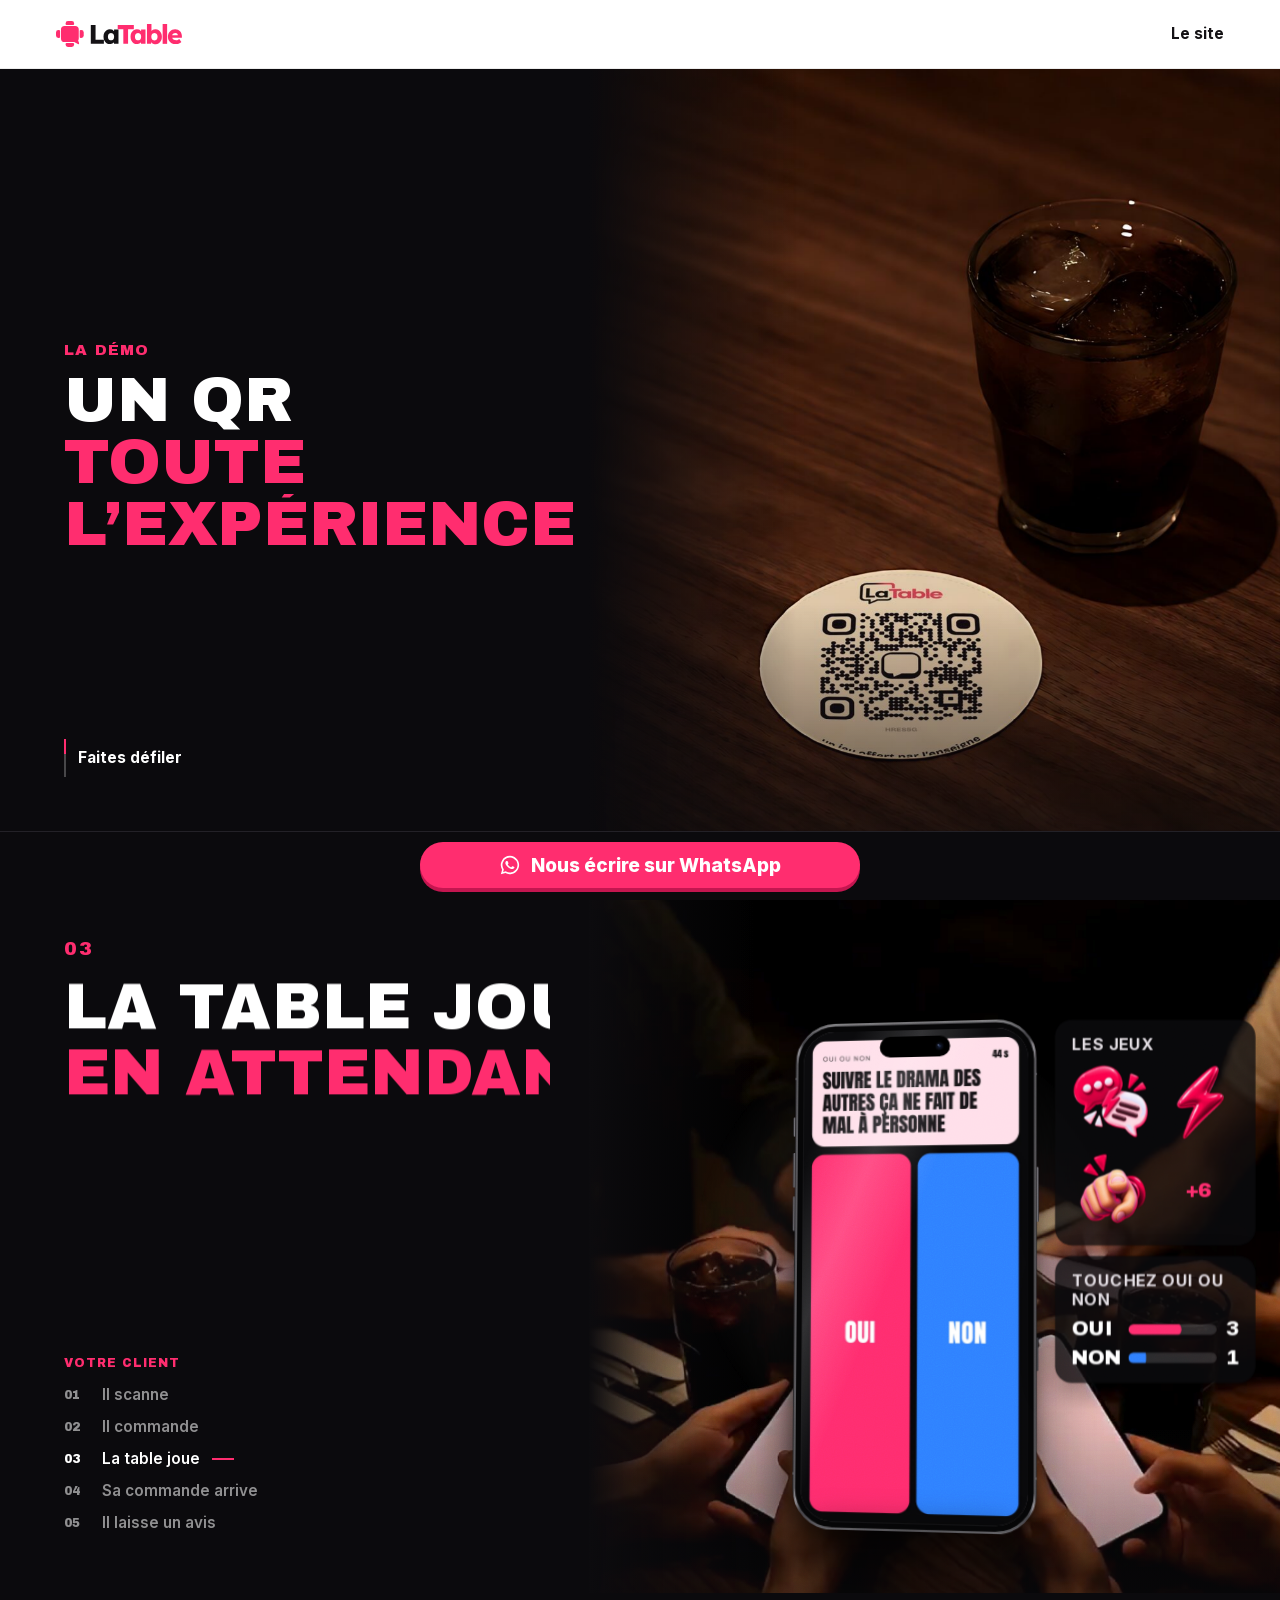
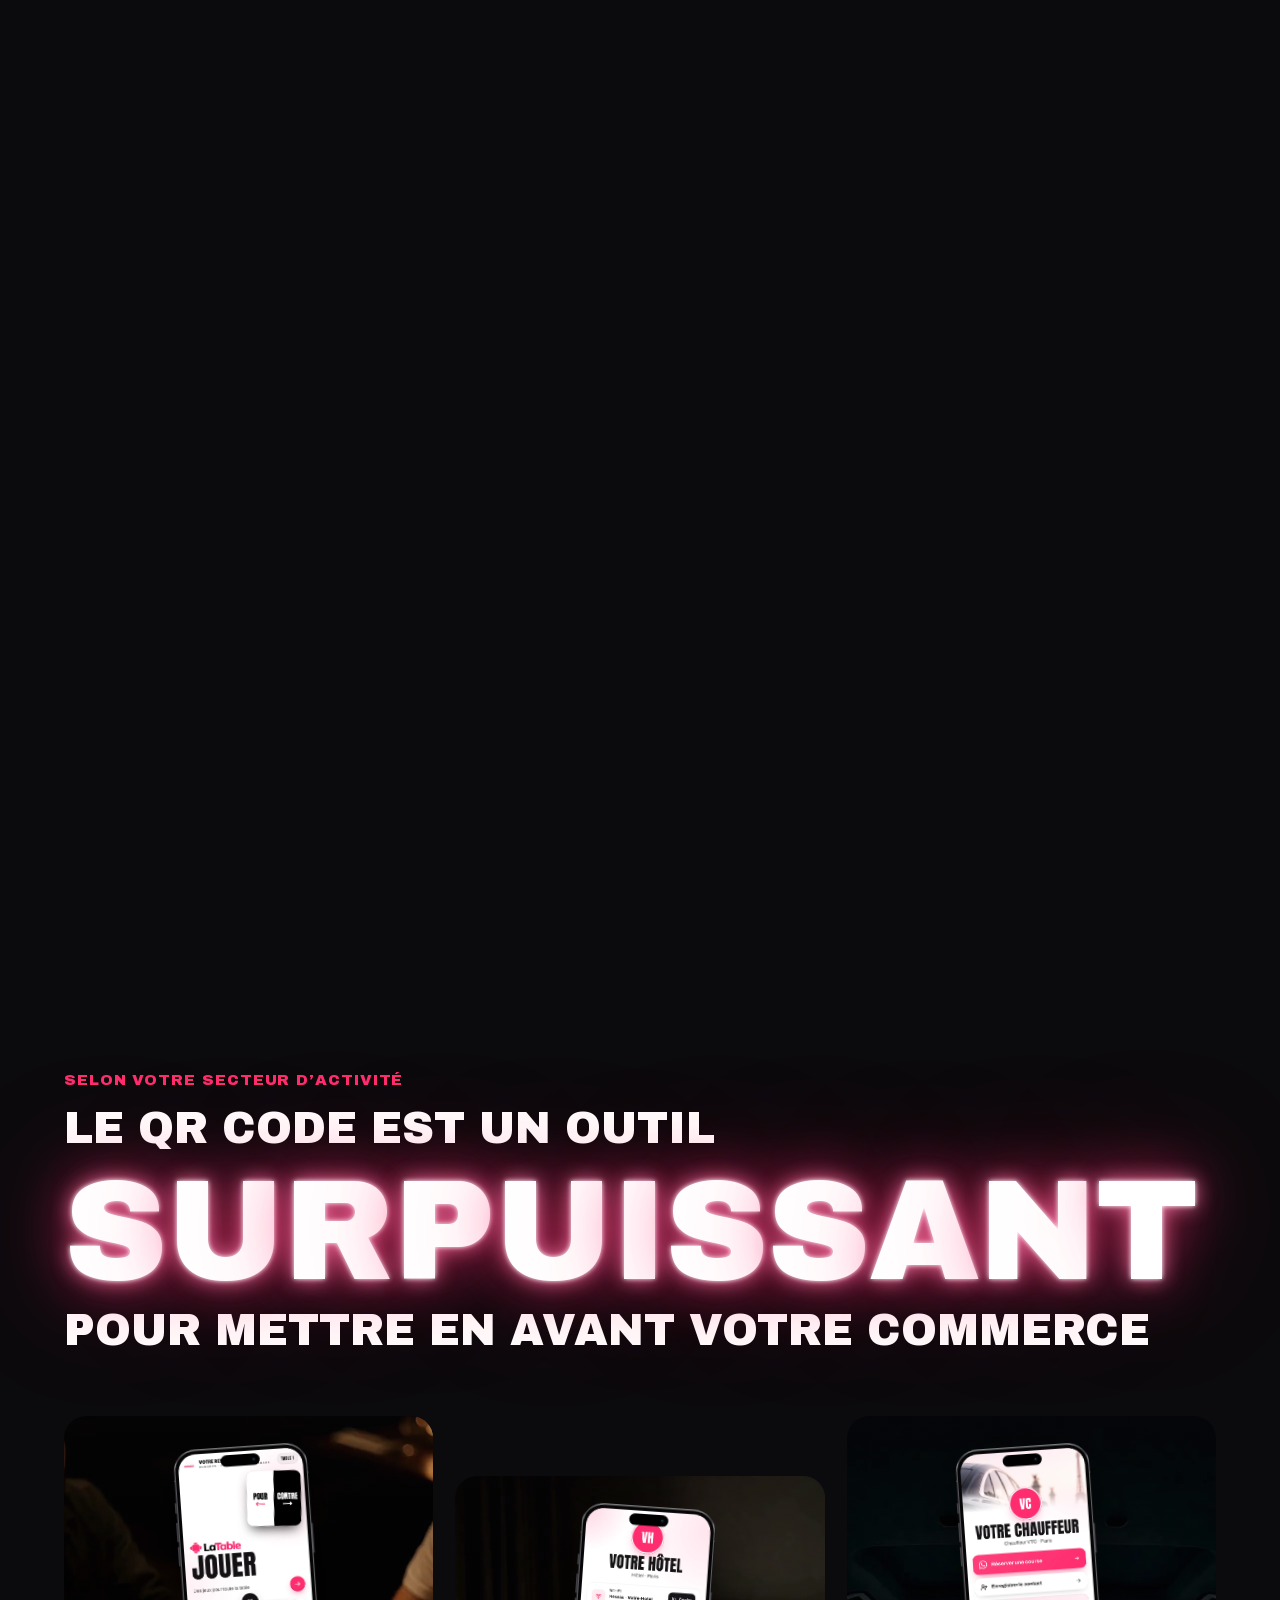
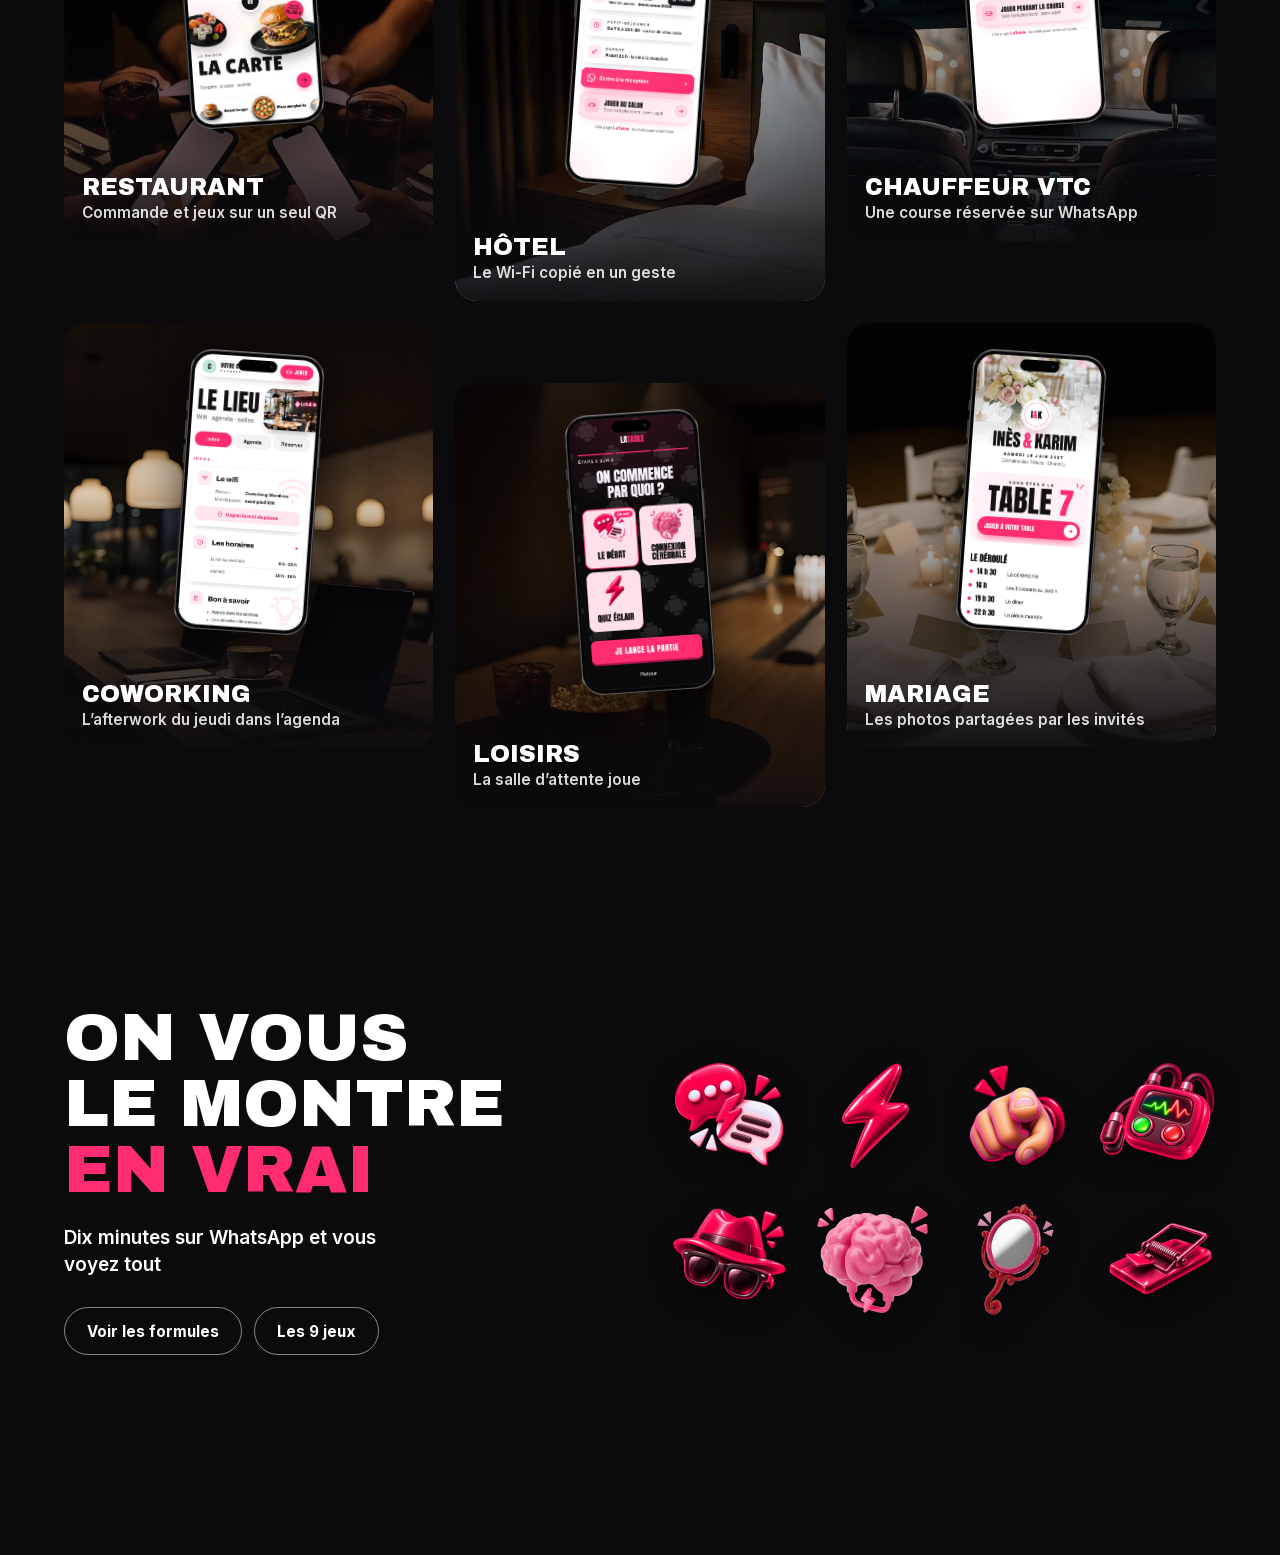
<file: index.html>
<!doctype html>
<html lang="fr">
<head>
<meta name="robots" content="noindex">
<meta charset="utf-8">
<meta name="viewport" content="width=device-width, initial-scale=1, viewport-fit=cover">
<meta name="theme-color" content="#ffffff">
<title>La démo LaTable</title>
<link rel="preload" href="archivo-black-latin.woff2" as="font" type="font/woff2" crossorigin>
<link rel="preload" href="inter-latin.woff2" as="font" type="font/woff2" crossorigin>
<link rel="preload" href="img/s1.jpg" as="image" fetchpriority="high">
<!--
THESIS · le téléphone ne bouge pas · c'est le lieu qui tourne autour de lui
OWN-WORLD · un restaurant la nuit · noyer sombre · le rose seulement sur ce qui est LaTable
STORY · chapitre 1 · les 5 étapes de « Ce que vit votre client » · chapitre 2 · « Et pour votre métier » · cinq lieux, le même téléphone (textes et écrans de la vitrine, mot pour mot)
FIRST VIEWPORT · la table et le vrai QR · le téléphone avec l'écran du scan · le titre dans le calme du haut

RÈGLE · le décor ne porte aucun texte · les écrans sont les vraies captures de la vitrine, posées en HTML
RÈGLE · aucun gros plan · le décor ne dépasse jamais 1,03
RÈGLE · l'image de repos d'une étape est la DERNIÈRE image du film qui y mène · aucun saut au raccord
Brief et critères · docs/mondes/BRIEF_DEMO_TOP1.md
-->
<style>
@font-face{font-family:"Archivo Black";src:url("archivo-black-latin.woff2") format("woff2");font-weight:400;font-display:swap}
@font-face{font-family:"Inter";src:url("inter-latin.woff2") format("woff2");font-weight:400 800;font-display:swap}
:root{--nuit:#0b0a0d;--rose:#ff2d6f;--blanc:#fff;--encre:#141215;--tete:69px;--pied:69px;--fa:"Archivo Black","Arial Black",Impact,sans-serif;--fd:"Inter",system-ui,sans-serif;--bord:clamp(18px,5.4vw,56px);--sh:calc(100svh - var(--tete) - var(--pied));--ht:min(56svh,calc(var(--sh) - 206px));--lueur:255,236,214}
*{box-sizing:border-box;margin:0}
html,body{background:var(--nuit);color:var(--blanc);font-family:var(--fd);overflow-x:clip;-webkit-text-size-adjust:100%}
body{font-size:.95rem}
img,video,svg{display:block}
button{font:inherit;color:inherit;background:none;border:0;padding:0;cursor:pointer}
:focus-visible{outline:2px solid var(--rose);outline-offset:3px}

.tete{position:fixed;inset:0 0 auto 0;height:var(--tete);z-index:20;background:var(--blanc);display:flex;align-items:center;justify-content:space-between;padding:0 var(--bord);border-bottom:1px solid #ececec}
.tete .logo{color:var(--encre);fill:var(--encre);display:block}
.tete svg{height:26px;width:auto}
.tete a{font:700 .95rem/1 var(--fd);color:var(--encre);text-decoration:none;padding:15px 0 15px 16px}
.pied{position:fixed;inset:auto 0 0 0;height:calc(var(--pied) + env(safe-area-inset-bottom));padding:10px var(--bord) calc(10px + env(safe-area-inset-bottom));z-index:20;background:var(--nuit);border-top:1px solid #232127}
.pied a{display:flex;align-items:center;justify-content:center;gap:10px;height:46px;border-radius:99px;background:var(--rose);color:var(--blanc);font:800 1.1875rem/1 var(--fd);text-decoration:none;max-width:440px;margin:0 auto;box-shadow:0 4px 0 #c41650;transition:transform .12s,box-shadow .12s}
.pied a:active{transform:translateY(3px);box-shadow:0 1px 0 #c41650}
.pied svg{width:22px;height:22px;fill:currentColor}

.piste{position:relative;height:720svh}
.scene{position:sticky;top:var(--tete);height:var(--sh);overflow:hidden;isolation:isolate;background:#000}

/* le décor */
.decor{position:absolute;inset:0;z-index:0;will-change:transform}
.decor img,.decor video{position:absolute;inset:0;width:100%;height:100%;object-fit:cover;object-position:50% 62%;opacity:0}
.decor img[data-d="0"]{opacity:1}
.voile{position:absolute;inset:0;z-index:1;pointer-events:none;background:
  linear-gradient(180deg,rgba(11,10,13,.82) 0,rgba(11,10,13,.5) 20%,rgba(11,10,13,0) 42%,rgba(11,10,13,0) 78%,rgba(11,10,13,.6) 100%),
  radial-gradient(120% 80% at 50% 60%,rgba(11,10,13,0) 55%,rgba(11,10,13,.5) 100%)}
/* un décor clair (la nappe du mariage) · le haut se referme pour que le texte reste lisible */
.voile::after{content:"";position:absolute;inset:0;background:linear-gradient(180deg,rgba(11,10,13,.8) 0,rgba(11,10,13,.62) 36%,rgba(11,10,13,0) 56%);opacity:0;transition:opacity .5s}
.scene[data-clair] .voile::after{opacity:1}
.grain{position:absolute;inset:0;z-index:8;pointer-events:none;opacity:.1;mix-blend-mode:overlay;background-image:url("data:image/svg+xml,%3Csvg xmlns='http://www.w3.org/2000/svg' width='160' height='160'%3E%3Cfilter id='n'%3E%3CfeTurbulence type='fractalNoise' baseFrequency='.9' numOctaves='2' stitchTiles='stitch'/%3E%3C/filter%3E%3Crect width='100%25' height='100%25' filter='url(%23n)'/%3E%3C/svg%3E")}

/* le texte · deux lignes · la seconde en rose comme le héros de la vitrine · elles montent derrière un cache */
.pas{position:absolute;z-index:5;left:var(--bord);right:var(--bord);top:clamp(14px,2.8svh,30px);pointer-events:none}
.pas .n{display:block;font:400 .95rem/1 var(--fa);color:var(--rose);letter-spacing:.08em;opacity:0}
.pas h2{margin-top:.55rem;font:400 clamp(2rem,9.6vw,3.1rem)/.98 var(--fa);text-transform:uppercase;letter-spacing:.005em}
.pas h2 .l{display:block;overflow:hidden;padding-bottom:.06em;white-space:nowrap}
.pas h2 .l>span{display:block;will-change:transform}
/* le texte se compose au défilement · mot par mot, au rythme des images */
.pas .w{display:inline-block;transform:translateY(135%);will-change:transform}
.pas .pw{display:inline-block;opacity:0}
.pas h2 .l:last-child>span{color:var(--rose)}
/* le chapitre des métiers · le slogan de la vitrine sur trois lignes · un cran plus petit */
.pas.m h2{font-size:clamp(1.65rem,7.9vw,2.6rem)}
.pas p{margin-top:.55rem;font:600 1.1875rem/1.3 var(--fd);max-width:25ch}

/* le téléphone · un objet · il garde sa place, il tourne à peine, son écran se pousse comme une vraie navigation */
.tel-zone{position:absolute;z-index:3;left:var(--bord);right:var(--bord);bottom:clamp(54px,8.6svh,70px);display:flex;align-items:flex-end;gap:clamp(10px,3.4vw,22px);pointer-events:none;perspective:1100px;transform-origin:20% 100%}
.halo{position:absolute;left:22%;bottom:-6%;width:min(120vw,600px);aspect-ratio:1;transform:translateX(-50%);border-radius:50%;background:radial-gradient(closest-side,rgba(var(--lueur),.18),rgba(var(--lueur),0) 70%);mix-blend-mode:screen}
.tel{position:relative;flex:none;height:var(--ht);aspect-ratio:440/902;will-change:transform;filter:drop-shadow(-10px 26px 34px rgba(0,0,0,.6)) drop-shadow(-2px 6px 8px rgba(0,0,0,.5))}
/* un vrai iPhone 16 Pro · titane, bord noir, Dynamic Island · l'écran est posé dessous et la coque le recouvre */
.coque{position:absolute;inset:0;width:100%;height:100%;z-index:4;pointer-events:none}
.tel-ecran,.reflet{position:absolute;left:4.318%;top:1.663%;width:91.364%;height:96.674%;border-radius:13.93% / 6.42%;overflow:hidden}
.tel-ecran{background:#0c0b0e}
.tel-ecran .e{position:absolute;inset:0;width:100%;height:100%;object-fit:cover;object-position:50% 0;transform:translateY(101%);will-change:transform}
.tel-ecran .e[data-e="0"]{transform:none}
.ombre{position:absolute;inset:0;background:#0b0a0d;opacity:0}
.feuille{position:absolute;z-index:3;left:4%;right:4%;bottom:2%;border-radius:9%/13%;overflow:hidden;transform:translateY(120%);box-shadow:0 -14px 30px rgba(0,0,0,.5)}
.feuille img{width:100%;height:auto}
.zone-v{position:absolute;z-index:2;top:26%;bottom:2%;width:46%;border-radius:8%/5%;pointer-events:none}
.zone-v[data-c="o"]{left:3%}.zone-v[data-c="n"]{right:3%}
.zone-v:active{background:rgba(255,255,255,.28)}
.zone-v[data-pris]{box-shadow:inset 0 0 0 3px #fff}
.zones{position:absolute;inset:0;z-index:2;pointer-events:none}
.reflet{pointer-events:none;z-index:3}
.reflet::before{content:"";position:absolute;inset:-20% -60%;background:linear-gradient(112deg,rgba(255,255,255,0) 40%,rgba(255,255,255,.16) 49%,rgba(255,255,255,0) 58%);transform:translateX(var(--rx,-40%))}

/* les jeux en objets autour du téléphone · les vrais visuels de la vitrine · ils arrivent un par un au défilement */
.objets{position:absolute;left:0;bottom:0;height:var(--ht);aspect-ratio:440/902;pointer-events:none;z-index:2}
.objets img{position:absolute;width:25%;height:auto;opacity:0;filter:drop-shadow(0 10px 14px rgba(0,0,0,.55));will-change:transform,opacity}
/* l'interface sort du téléphone · un élément vivant par étape */
.vifs{position:relative;flex:1;min-width:0;max-width:250px;height:var(--ht)}
.vif{position:absolute;left:0;right:0;top:0;display:grid;gap:10px;opacity:0;will-change:opacity,transform}
.verre{background:rgba(11,10,13,.8);-webkit-backdrop-filter:blur(18px) saturate(1.2);backdrop-filter:blur(18px) saturate(1.2);border-radius:16px;padding:12px 14px;box-shadow:0 12px 30px rgba(0,0,0,.35)}
/* les jeux rangés dans une carte · plus rien ne flotte sur la photo */
.grille-jeux{display:grid;grid-template-columns:repeat(2,1fr);gap:6px;margin-top:9px;align-items:center}
.grille-jeux span{font:400 1.1875rem/1 var(--fa);color:var(--rose);text-align:center}
.grille-jeux img{width:100%;height:auto}
.petit{font:700 .75rem/1.15 var(--fd);letter-spacing:.05em;text-transform:uppercase;color:#e4dfe5}
.puce{display:flex;align-items:center;gap:8px;font:700 .95rem/1.15 var(--fd)}
.puce::before{content:"";flex:none;width:8px;height:8px;border-radius:50%;background:var(--rose)}
.choix{display:grid;gap:8px;margin-top:9px}
.choix b{display:flex;align-items:center;justify-content:space-between;height:44px;padding:0 12px;border-radius:13px;white-space:nowrap;font:400 .75rem/1 var(--fa);text-transform:uppercase;background:rgba(255,255,255,.1)}
.choix button{display:flex;align-items:center;justify-content:space-between;height:44px;padding:0 12px;border-radius:13px;white-space:nowrap;font:400 .75rem/1 var(--fa);text-transform:uppercase;background:rgba(11,10,13,.8);-webkit-backdrop-filter:blur(18px);backdrop-filter:blur(18px);color:var(--blanc);box-shadow:0 10px 24px rgba(0,0,0,.3)}
.choix button::after{content:"→";font:700 .95rem/1 var(--fd)}
.choix button:active{background:var(--blanc);color:var(--encre)}
.choix.seul{margin-top:0}
.fiche strong{display:block;font:800 .95rem/1.2 var(--fd);margin-top:4px}
.choix b[data-on]{background:var(--blanc);border-color:var(--blanc);color:var(--encre)}
.choix b::after{content:"→";font:700 .95rem/1 var(--fd)}
.vote{display:grid;gap:8px;margin-top:10px}
.vote div{display:grid;grid-template-columns:2.4em 1fr auto;align-items:center;gap:8px;font:400 .95rem/1 var(--fa);text-transform:uppercase}
.vote i{height:10px;border-radius:9px;background:rgba(255,255,255,.14);overflow:hidden}
.vote i::after{content:"";display:block;height:100%;border-radius:9px;transform-origin:0 50%;transform:scaleX(var(--v,0));background:var(--c)}
.vote span{font:800 .95rem/1 var(--fd);font-variant-numeric:tabular-nums;min-width:1ch;text-align:right}
.notif{display:grid;grid-template-columns:30px 1fr;gap:9px;align-items:center;padding:11px 10px}
.notif .ico{width:30px;height:30px;border-radius:9px;background:var(--encre);border:1px solid rgba(255,255,255,.2);display:grid;place-items:center}
.notif svg{width:17px;height:17px;fill:var(--rose);transform-origin:50% 10%;transform:rotate(var(--r,0deg))}
.notif strong{display:block;font:800 .95rem/1.2 var(--fd);margin-top:3px}
.avis-g{display:flex;align-items:center;gap:9px}
.avis-g svg{width:24px;height:24px;flex:none}
.avis-g b{font:800 1.1875rem/1 var(--fd);font-variant-numeric:tabular-nums}
.etoiles{display:flex;gap:3px;margin-top:9px}
.etoiles svg{width:19px;height:19px;fill:rgba(255,255,255,.2)}
.etoiles svg[data-on]{fill:#fbbc05}

/* le rail · on sait où on est, et on peut y aller */
.rail{position:absolute;z-index:7;left:var(--bord);right:var(--bord);bottom:0;height:48px;display:flex;align-items:center;gap:12px}
.rail .cpt{font:400 .75rem/1 var(--fa);letter-spacing:.06em;font-variant-numeric:tabular-nums;white-space:nowrap}
.rail .cpt em{font-style:normal;color:#cfc8d1}
.rail .ligne{position:relative;flex:1;height:44px;display:flex;align-items:center}
.rail .ligne::before{content:"";position:absolute;left:0;right:0;height:3px;border-radius:3px;background:rgba(255,255,255,.22)}
.rail .ligne::after{content:"";position:absolute;left:0;right:0;height:3px;border-radius:3px;background:var(--rose);transform-origin:0 50%;transform:scaleX(var(--p,0))}
.rail .ligne button{position:relative;z-index:1;flex:1;height:44px}
.rail .ligne button::after{content:"";position:absolute;right:-1px;top:50%;width:2px;height:9px;margin-top:-4.5px;background:var(--nuit)}
.rail .ligne button:last-child::after{display:none}
.rail .passer{font:700 .95rem/1 var(--fd);height:44px;padding:0 0 0 4px;color:var(--blanc);text-decoration:underline;text-underline-offset:4px;display:flex;align-items:center}

/* l'entrée · le décor sort du noir, le téléphone monte · une fois */
.scene[data-entree] .decor{animation:sortir 1.1s cubic-bezier(.2,.7,.2,1) backwards}
.scene[data-entree] .tel-zone{animation:monter 1s .15s cubic-bezier(.16,1,.3,1) backwards}
.scene[data-entree] .rail{animation:sortir .8s .5s backwards}
@keyframes sortir{from{opacity:0}}
@keyframes monter{from{opacity:0;transform:translateY(70px)}}

/* l'ouverture · un plan large avant le premier geste */
.ouverture{position:relative;height:calc(100svh - var(--pied));padding-top:var(--tete);overflow:hidden;isolation:isolate}
.o-img{position:absolute;inset:var(--tete) 0 0 0;z-index:-1}
.o-img img{width:100%;height:100%;object-fit:cover;object-position:50% 62%;animation:approche 9s cubic-bezier(.2,.6,.2,1) both}
.o-img::after{content:"";position:absolute;inset:0;background:linear-gradient(180deg,rgba(11,10,13,.92) 0,rgba(11,10,13,.55) 34%,rgba(11,10,13,.15) 60%,rgba(11,10,13,.85) 100%)}
@keyframes approche{from{transform:scale(1.03)}to{transform:none}}
.o-txt{padding:clamp(22px,5svh,48px) var(--bord) 0}
.o-txt .n{font:400 .95rem/1 var(--fa);color:var(--rose);letter-spacing:.08em;text-transform:uppercase}
.o-txt h1{margin-top:.7rem;font:400 clamp(2.6rem,14vw,5rem)/.94 var(--fa);text-transform:uppercase}
.o-txt h1>span{display:block;overflow:hidden;white-space:nowrap;padding-bottom:.04em}.o-txt h1 span>span{display:block;animation:lever .9s cubic-bezier(.16,1,.3,1) both}
.o-txt h1 span+span>span{color:var(--rose);animation-delay:.12s}
.o-txt h1 span+span+span>span{animation-delay:.22s}
@keyframes lever{from{transform:translateY(110%)}}
.o-defile{position:absolute;left:var(--bord);bottom:22px;display:flex;align-items:center;gap:12px;font:700 .95rem/1 var(--fd)}
.o-defile i{position:relative;width:2px;height:38px;background:rgba(255,255,255,.25);overflow:hidden}
.o-defile i::after{content:"";position:absolute;left:0;top:0;width:100%;height:40%;background:var(--rose);animation:goutte 1.6s ease-in-out infinite}
@keyframes goutte{from{transform:translateY(-100%)}to{transform:translateY(260%)}}
.o-jeux{position:absolute;inset:38% 0 0 0;pointer-events:none}
.o-jeux img{position:absolute;width:clamp(54px,15vw,120px);height:auto;filter:drop-shadow(0 12px 16px rgba(0,0,0,.6));animation:flotter 6s ease-in-out infinite alternate}
@keyframes flotter{from{transform:translateY(-6px) rotate(var(--r))}to{transform:translateY(6px) rotate(calc(var(--r) * -1))}}
/* le sommaire · sur ordinateur, il prend la place du rail */
.sommaire{display:none}
.suite{position:relative;z-index:2;background:var(--nuit);padding:12svh var(--bord) calc(var(--pied) + 12svh);display:grid;gap:1.4rem;justify-items:start}
.suite-jeux{display:flex;flex-wrap:wrap;gap:6px;margin-bottom:.4rem}
.suite-jeux img{width:clamp(48px,11vw,84px);height:auto;filter:drop-shadow(0 8px 12px rgba(0,0,0,.5))}
.suite h2{font:400 clamp(2.1rem,9.6vw,4.2rem)/.98 var(--fa);text-transform:uppercase;text-wrap:balance}
.suite h2 em{font-style:normal;color:var(--rose)}
.suite p{font:600 1.1875rem/1.4 var(--fd);max-width:30ch}
.suite .liens{display:flex;flex-wrap:wrap;gap:12px;margin-top:.4rem}
.suite .liens a{display:inline-flex;align-items:center;height:48px;padding:0 22px;border-radius:99px;border:1.5px solid rgba(255,255,255,.5);color:var(--blanc);font:700 .95rem/1 var(--fd);text-decoration:none}

/* la scène des secteurs · plusieurs téléphones côte à côte · un mot qui grésille */
.secteurs{position:relative;z-index:2;background:var(--nuit);padding:16svh 0 8svh;overflow:hidden}
.sec-tete{padding:0 var(--bord);margin-bottom:7svh}
.sec-sur{font:400 .95rem/1 var(--fa);letter-spacing:.06em;text-transform:uppercase;color:var(--rose)}
.secteurs h2{margin-top:1.1rem;font:400 clamp(1.1rem,5vw,3.4rem)/1.04 var(--fa);text-transform:uppercase}
.sec-l{display:block}
.foudre{position:relative;display:block;margin:.12em 0 .08em;font-size:clamp(2.9rem,14.6vw,10.5rem);line-height:.9;letter-spacing:-.01em}
.foudre-mot{position:relative;z-index:1;display:inline-block;white-space:nowrap}
/* chaque lettre s'allume quand la charge l'atteint · éteinte c'est un tube de verre vide */
.lt{display:inline-block;color:#1d1b21;-webkit-text-stroke:1.5px rgba(255,255,255,.14);transition:color .12s,text-shadow .12s}
.lt[data-on]{color:#fff;-webkit-text-stroke:0;text-shadow:0 0 .04em #fff,0 0 .14em rgba(255,120,170,.95),0 0 .42em rgba(255,45,111,.7),0 0 .9em rgba(255,45,111,.35);animation:allume .42s steps(1) both}
@keyframes allume{0%{opacity:1}12%{opacity:.25}22%{opacity:1}34%{opacity:.4}48%{opacity:1}62%{opacity:.7}74%,100%{opacity:1}}
.lt[data-vibre]{color:#fff6fa;text-shadow:0 0 .05em #fff,0 0 .2em #ff7aa8,0 0 .6em #ff2d6f,0 0 1.2em rgba(255,45,111,.5)}
.foudre[data-flash] .lt[data-on]{text-shadow:0 0 .06em #fff,0 0 .26em #ff8ab4,0 0 .8em #ff2d6f,0 0 1.6em rgba(255,45,111,.55)}
.foudre canvas{position:absolute;z-index:2;left:-4%;top:-30%;width:108%;height:160%;pointer-events:none;mix-blend-mode:screen}
.sec-rail{display:flex;gap:14px;overflow-x:auto;scroll-snap-type:x mandatory;padding:0 var(--bord) 6px;scrollbar-width:none}
.sec-rail::-webkit-scrollbar{display:none}
.sec-cadre{position:relative}
.sec-suiv{position:absolute;z-index:3;right:calc(var(--bord) - 6px);top:50%;width:52px;height:52px;margin-top:-26px;border-radius:50%;background:#fff;color:var(--nuit);display:grid;place-items:center;box-shadow:0 8px 22px rgba(0,0,0,.45);animation:pousse 1.6s ease-in-out infinite;transition:opacity .3s}
.sec-suiv svg{width:22px;height:22px}
.sec-suiv[data-fin]{opacity:0;pointer-events:none}
@keyframes pousse{0%,100%{transform:translateX(0)}50%{transform:translateX(6px)}}
.secteur{position:relative;flex:none;width:min(74vw,330px);aspect-ratio:3/4.4;border-radius:22px;overflow:hidden;scroll-snap-align:center;color:var(--blanc);text-decoration:none;background:#151317;isolation:isolate;
  opacity:0;transform:translateY(40px);transition:opacity .8s cubic-bezier(.16,1,.3,1),transform .8s cubic-bezier(.16,1,.3,1);transition-delay:calc(var(--k) * 70ms)}
.secteurs[data-vu] .secteur{opacity:1;transform:none}
.sec-fond{position:absolute;inset:0;width:100%;height:100%;object-fit:cover;z-index:-2;transform:scale(1.04)}
.secteur::after{content:"";position:absolute;inset:0;z-index:-1;background:linear-gradient(0deg,rgba(11,10,13,.95) 0,rgba(11,10,13,.55) 32%,rgba(11,10,13,.15) 60%,rgba(11,10,13,.35) 100%)}
.mini{position:absolute;left:50%;top:7%;height:66%;aspect-ratio:440/902;transform:translateX(-50%) rotate(-4deg);filter:drop-shadow(0 18px 24px rgba(0,0,0,.65))}
.secteur:nth-child(even) .mini{transform:translateX(-50%) rotate(4deg)}
.mini-ecran{position:absolute;left:4.318%;top:1.663%;width:91.364%;height:96.674%;border-radius:13.93% / 6.42%;overflow:hidden;background:#0c0b0e}
.mini-ecran img{width:100%;height:100%;object-fit:cover;object-position:50% 0}
.sec-txt{position:absolute;left:18px;right:18px;bottom:18px;display:grid;gap:4px}
.sec-txt b{font:400 1.5rem/1 var(--fa);text-transform:uppercase}
.sec-txt span{font:600 .95rem/1.3 var(--fd);color:rgba(255,255,255,.86)}
@media (min-width:900px){
  .secteurs{padding:18svh 0 10svh}
  .sec-tete{padding:0 var(--gauche)}
  .secteurs h2{font-size:clamp(2rem,3.4vw,3.6rem)}
  .sec-rail{display:grid;grid-template-columns:repeat(3,1fr);gap:22px;padding:0 var(--gauche);overflow:visible}
  .secteur{width:auto;aspect-ratio:4/4.6}
  .sec-suiv{display:none}
  .secteur:nth-child(3n+2){margin-top:60px}
  .secteur:hover .mini{transform:translateX(-50%) rotate(0) translateY(-6px);transition:transform .5s cubic-bezier(.16,1,.3,1)}
  .secteur:hover .sec-fond{transform:scale(1.08);transition:transform 1.2s cubic-bezier(.16,1,.3,1)}
}
@media (prefers-reduced-motion:reduce){.sec-suiv{animation:none}.secteur{opacity:1;transform:none;transition:none}.lt{color:#fff;-webkit-text-stroke:0;text-shadow:0 0 .14em rgba(255,45,111,.8)}}

@media (min-width:600px) and (max-width:899px){:root{--ht:min(60svh,calc(var(--sh) - 320px))}.pas h2{font-size:4.2rem}.pas.m h2{font-size:3.4rem}.pas p{font-size:1.5rem}.vifs{max-width:320px}}
@media (max-width:350px){.pied svg{display:none}.vifs{display:none}.tel-zone{justify-content:center}.halo{left:50%}.objets{left:50%;transform:translateX(-50%)}}
@media (min-width:900px){
  /* sur ordinateur · une moitié pour le texte, une moitié pour l'image plein cadre (le film de 768 px n'y est jamais étiré) */
  :root{--split:46vw;--gauche:max(5vw,calc(50vw - 660px));--ht:min(66svh,calc(var(--sh) - 130px),38vw,700px)}
  .scene{background:var(--nuit)}
  .decor,.voile,.grain{left:var(--split);right:0;top:0;bottom:0;width:auto}
  .voile{background:linear-gradient(90deg,rgba(11,10,13,1) 0,rgba(11,10,13,.6) 8%,rgba(11,10,13,0) 24%),linear-gradient(0deg,rgba(11,10,13,.55) 0,rgba(11,10,13,0) 24%)}
  .voile::after{display:none}
  .tel-zone{left:var(--split);right:0;bottom:7svh;justify-content:center;gap:0;transform-origin:50% 100%}
  .halo{left:50%}
  .objets{left:50%;transform:translateX(-50%)}
  .vifs{position:absolute;left:calc(50% + var(--ht) * .244 + 16px);bottom:0;width:min(230px,calc(50% - var(--ht) * .244 - 36px));max-width:none;flex:none}
  .petit{font-size:.95rem}.puce,.notif strong,.fiche strong,.vote div,.vote span{font-size:1.1875rem}.verre{padding:15px 16px}.choix b,.choix button{font-size:.95rem;height:48px}
  .pas{right:auto;left:var(--gauche);top:12svh;width:calc(var(--split) - var(--gauche) - 3vw)}
  .pas h2{font-size:clamp(3rem,5vw,6.4rem);margin-top:1.1rem}
  .pas.m h2{font-size:clamp(2.4rem,4.1vw,5rem)}
  .pas .n{font-size:1.1875rem}
  .rail{display:none}
  .sommaire{display:grid;grid-template-columns:1fr;gap:0 4vw;position:absolute;z-index:6;left:var(--gauche);bottom:6svh;width:calc(var(--split) - var(--gauche) - 3vw)}
  .sommaire h3{font:400 .75rem/1 var(--fa);letter-spacing:.08em;text-transform:uppercase;color:var(--rose);margin-bottom:10px}
  .sommaire button{display:flex;align-items:center;gap:12px;width:100%;min-height:32px;text-align:left;font:600 .95rem/1.2 var(--fd);color:rgba(255,255,255,.55);transition:color .3s}
  .sommaire button b{font:400 .75rem/1 var(--fa);width:2.2em;color:inherit}
  .sommaire button::before{content:"";width:0;height:2px;background:var(--rose);transition:width .3s;order:2}
  .sommaire button[aria-current]{color:var(--blanc)}
  .sommaire button[aria-current]::before{width:22px}
  .sommaire button:hover{color:var(--blanc)}
  .ouverture{display:grid;grid-template-columns:var(--split) 1fr}
  .o-img{left:var(--split)}
  .o-jeux{inset:var(--tete) 0 0 var(--split)}
  .o-img::after{background:linear-gradient(90deg,rgba(11,10,13,1) 0,rgba(11,10,13,0) 30%),linear-gradient(0deg,rgba(11,10,13,.6) 0,rgba(11,10,13,0) 30%)}
  .o-txt{padding:0 0 0 var(--gauche);align-self:center}
  .o-txt h1{font-size:clamp(3.6rem,7vw,8.4rem)}
  .o-defile{left:var(--gauche);bottom:6svh}
  .suite{grid-template-columns:1fr 1fr;align-items:center;padding-left:var(--gauche);padding-right:var(--gauche);column-gap:5vw}
  .suite-jeux{grid-column:2;grid-row:1 / span 4;display:grid;grid-template-columns:repeat(4,1fr);gap:2vw}
  .suite-jeux img{width:100%}
}
@media (prefers-reduced-motion:reduce){
  .o-img img,.o-txt h1 span>span,.o-jeux img,.o-defile i::after{animation:none}
  .scene[data-entree] .decor,.scene[data-entree] .tel-zone,.scene[data-entree] .rail{animation:none}
}
</style>
</head>
<body>
<svg width="0" height="0" style="position:absolute" aria-hidden="true">
  <defs>
    <linearGradient id="ti" x1="0" x2="1"><stop offset="0" stop-color="#151416"/><stop offset=".012" stop-color="#9a989e"/><stop offset=".03" stop-color="#46454a"/><stop offset=".5" stop-color="#2b2a2e"/><stop offset=".97" stop-color="#46454a"/><stop offset=".988" stop-color="#9a989e"/><stop offset="1" stop-color="#151416"/></linearGradient>
    <linearGradient id="ti-h" x1="0" x2="0" y2="1"><stop offset="0" stop-color="#fff" stop-opacity=".35"/><stop offset=".03" stop-color="#fff" stop-opacity="0"/><stop offset=".97" stop-color="#fff" stop-opacity="0"/><stop offset="1" stop-color="#fff" stop-opacity=".18"/></linearGradient>
    <linearGradient id="bt" x1="0" x2="1"><stop offset="0" stop-color="#232226"/><stop offset=".5" stop-color="#8a888e"/><stop offset="1" stop-color="#232226"/></linearGradient>
    <radialGradient id="lentille"><stop offset="0" stop-color="#2a3a5c"/><stop offset=".45" stop-color="#0c1120"/><stop offset="1" stop-color="#030406"/></radialGradient>
  </defs>
  <symbol id="iphone" viewBox="0 0 440 902">
    <rect x=".5" y="168" width="6" height="34" rx="2" fill="url(#bt)"/>
    <rect x=".5" y="232" width="6" height="62" rx="2" fill="url(#bt)"/>
    <rect x=".5" y="310" width="6" height="62" rx="2" fill="url(#bt)"/>
    <rect x="433.5" y="262" width="6" height="96" rx="2" fill="url(#bt)"/>
    <rect x="434.5" y="560" width="4" height="58" rx="1.5" fill="#3d3c41"/>
    <path fill="url(#ti)" fill-rule="evenodd" d="M76 0H364A72 72 0 0 1 436 72V830A72 72 0 0 1 364 902H76A72 72 0 0 1 4 830V72A72 72 0 0 1 76 0ZM75 15H365A56 56 0 0 1 421 71V831A56 56 0 0 1 365 887H75A56 56 0 0 1 19 831V71A56 56 0 0 1 75 15Z"/>
    <path fill="url(#ti-h)" fill-rule="evenodd" d="M76 0H364A72 72 0 0 1 436 72V830A72 72 0 0 1 364 902H76A72 72 0 0 1 4 830V72A72 72 0 0 1 76 0ZM75 15H365A56 56 0 0 1 421 71V831A56 56 0 0 1 365 887H75A56 56 0 0 1 19 831V71A56 56 0 0 1 75 15Z"/>
    <path fill="#050506" fill-rule="evenodd" d="M76.0 4.5H364.0A67.5 67.5 0 0 1 431.5 72.0V830.0A67.5 67.5 0 0 1 364.0 897.5H76.0A67.5 67.5 0 0 1 8.5 830.0V72.0A67.5 67.5 0 0 1 76.0 4.5ZM75 15H365A56 56 0 0 1 421 71V831A56 56 0 0 1 365 887H75A56 56 0 0 1 19 831V71A56 56 0 0 1 75 15Z"/>
    <path fill="none" stroke="#fff" stroke-opacity=".08" stroke-width="1" d="M76.0 4.5H364.0A67.5 67.5 0 0 1 431.5 72.0V830.0A67.5 67.5 0 0 1 364.0 897.5H76.0A67.5 67.5 0 0 1 8.5 830.0V72.0A67.5 67.5 0 0 1 76.0 4.5Z"/>
    <rect x="4" y="96" width="2.5" height="4" fill="#5c5b60"/><rect x="433.5" y="96" width="2.5" height="4" fill="#5c5b60"/>
    <rect x="4" y="802" width="2.5" height="4" fill="#5c5b60"/><rect x="433.5" y="802" width="2.5" height="4" fill="#5c5b60"/>
    <rect x="157" y="26" width="126" height="37" rx="18.5" fill="#000"/>
    <circle cx="264" cy="44.5" r="7.5" fill="url(#lentille)"/><circle cx="262" cy="42.5" r="1.6" fill="#7d8fb8" opacity=".5"/>
  </symbol>
</svg>
<header class="tete"><span class="logo" id="logo" role="img" aria-label="LaTable"></span><a href="https://www.latable.pro/">Le site</a></header>
<nav class="pied"><a href="https://wa.me/33749581271"><svg viewBox="0 0 24 24" aria-hidden="true"><path d="M12 2a10 10 0 0 0-8.6 15.1L2 22l5-1.3A10 10 0 1 0 12 2zm0 18.2a8.2 8.2 0 0 1-4.2-1.1l-.3-.2-3 .8.8-2.9-.2-.3A8.2 8.2 0 1 1 12 20.2z"/><path d="M16.6 14.1c-.3-.1-1.500-.7-1.700-.8-.2-.1-.4-.1-.6.1l-.8 1c-.1.2-.3.2-.5.1-1.400-.7-2.500-1.600-3.300-2.900-.2-.4.2-.4.6-1.200.1-.2 0-.3 0-.5l-.8-1.800c-.2-.5-.4-.4-.6-.4h-.5c-.2 0-.5.1-.7.3-.9.9-1 2.100-.3 3.500 1.100 2 2.600 3.400 4.600 4.300 2.100.9 2.600.7 3.600.3.600-.3 1.100-.9 1.200-1.400.1-.3.1-.5-.2-.6z"/></svg>Nous écrire sur WhatsApp</a></nav>

<section class="ouverture" aria-label="LaTable">
  <div class="o-img"><img src="img/s1.jpg" alt="" fetchpriority="high"></div>
  <div class="o-txt"><p class="n">La démo</p><h1><span><span>Un QR</span></span><span><span>toute</span></span><span><span>l’expérience</span></span></h1></div>
  <p class="o-defile"><i></i>Faites défiler</p>
</section>

<main class="piste" id="piste">
  <div class="scene" id="scene" data-entree>
    <div class="decor" id="decor">
      <img data-d="0" src="img/s1.jpg" alt="Une table de restaurant la nuit avec le QR LaTable posé près d'un verre" fetchpriority="high">
      <img data-d="1" src="img/fin1.jpg" alt="Des amis autour de la table leur téléphone à la main" loading="lazy">
      <img data-d="2" src="img/fin2.jpg" alt="Le comptoir du restaurant avec un plateau et un écran" loading="lazy">
      <img data-d="3" src="img/fin3.jpg" alt="La table après le repas dans une lumière chaude" loading="lazy">
    </div>
    <div class="voile"></div>

    <div class="tel-zone">
      <div class="halo"></div>
      <div class="tel" id="tel">
        <div class="tel-ecran" id="ecrans">
          <img class="e" data-e="0" src="ecrans/ecran-scan.webp" alt="">
          <img class="e" data-e="1" src="ecrans/ecran-choix.webp" alt="">
          <img class="e" data-e="2" src="ecrans/ecran-jeu-debat.webp" alt="">
          <img class="e" data-e="3" src="ecrans/ecran-paye.webp" alt="">
          <div class="zones" id="zones"><button type="button" class="zone-v" data-c="o" aria-label="Voter oui" tabindex="-1"></button><button type="button" class="zone-v" data-c="n" aria-label="Voter non" tabindex="-1"></button></div>
          <div class="ombre" id="ombre"></div>
          <div class="feuille" id="feuille"><img src="ecrans/carte-avis.webp" alt=""></div>
        </div>
        <div class="reflet" id="reflet"></div>
        <svg class="coque" aria-hidden="true"><use href="#iphone"/></svg>
      </div>
      <div class="objets" id="objets" aria-hidden="true"></div>
      <div class="vifs">
        <div class="vif" data-v="0"><div class="verre puce">Sans appli</div><div class="verre puce">Tous les téléphones</div></div>
        <div class="vif" data-v="1"><div class="verre"><p class="petit">Un seul QR</p><div class="choix"><b id="cj">Jouer</b><b id="cc" data-on>La carte</b></div></div></div>
        <div class="vif" data-v="2"><div class="verre"><p class="petit">Les jeux</p><div class="grille-jeux"><img src="jeux/debat.webp" alt="" loading="lazy"><img src="jeux/quiz.webp" alt="" loading="lazy"><img src="jeux/coupable.webp" alt="" loading="lazy"><span>+6</span></div></div><div class="verre"><p class="petit" id="consigne">Touchez oui ou non</p><div class="vote"><div>Oui<i style="--c:#ff2d6f" id="vo"></i><span id="no">0</span></div><div>Non<i style="--c:#2f80ff" id="vn"></i><span id="nn">0</span></div></div></div></div>
        <div class="vif" data-v="3"><div class="verre notif"><div class="ico"><svg id="cloche" viewBox="0 0 24 24"><path d="M12 22a2.5 2.5 0 0 0 2.4-2H9.6A2.5 2.5 0 0 0 12 22zm7-6v-5a7 7 0 0 0-5.5-6.8V3.5a1.5 1.5 0 0 0-3 0v.7A7 7 0 0 0 5 11v5l-2 2v1h18v-1l-2-2z"/></svg></div><div><p class="petit">C’est prêt</p><strong>Commande n°&nbsp;55</strong></div></div></div>
        <div class="vif" data-v="4"><div class="verre"><div class="avis-g"><svg viewBox="0 0 48 48" role="img" aria-label="Google"><path fill="#EA4335" d="M24 9.5c3.54 0 6.71 1.22 9.21 3.6l6.85-6.85C35.9 2.38 30.47 0 24 0 14.62 0 6.51 5.38 2.56 13.22l7.98 6.19C12.43 13.72 17.74 9.5 24 9.5z"/><path fill="#4285F4" d="M46.98 24.55c0-1.57-.15-3.09-.38-4.55H24v9.02h12.94c-.58 2.96-2.26 5.48-4.78 7.18l7.73 6c4.51-4.18 7.09-10.36 7.09-17.65z"/><path fill="#FBBC05" d="M10.53 28.59c-.48-1.45-.76-2.99-.76-4.59s.27-3.14.76-4.59l-7.98-6.19C.92 16.46 0 20.12 0 24c0 3.88.92 7.54 2.56 10.78l7.97-6.19z"/><path fill="#34A853" d="M24 48c6.48 0 11.93-2.13 15.89-5.81l-7.73-6c-2.15 1.45-4.92 2.3-8.16 2.3-6.26 0-11.57-4.22-13.47-9.91l-7.98 6.19C6.51 42.62 14.62 48 24 48z"/></svg><b id="note">0,0</b></div><div class="etoiles" id="etoiles"></div></div></div>
      </div>
    </div>

    <section class="pas" data-p="0"><span class="n">01</span><h2><span class="l"><span>Il scanne</span></span><span class="l"><span>votre QR</span></span></h2></section>
    <section class="pas" data-p="1"><span class="n">02</span><h2><span class="l"><span>Il commande</span></span><span class="l"><span>de sa table</span></span></h2></section>
    <section class="pas" data-p="2"><span class="n">03</span><h2><span class="l"><span>La table joue</span></span><span class="l"><span>en attendant</span></span></h2></section>
    <section class="pas" data-p="3"><span class="n">04</span><h2><span class="l"><span>Sa commande</span></span><span class="l"><span>arrive</span></span></h2></section>
    <section class="pas" data-p="4"><span class="n">05</span><h2><span class="l"><span>Fin de partie</span></span><span class="l"><span>il laisse un avis</span></span></h2></section>

    <nav class="sommaire" id="sommaire" aria-label="Le sommaire de la démo"></nav>
    <nav class="rail" aria-label="Les étapes">
      <span class="cpt"><b id="cpt" style="font-weight:400">01</b> <em id="sur">/ 05</em></span>
      <div class="ligne" id="ligne">
      </div>
      <a class="passer" href="#secteurs">Passer</a>
    </nav>
    <div class="grain"></div>
  </div>
</main>

<section class="secteurs" id="secteurs" aria-labelledby="sec-titre">
  <div class="sec-tete">
    <p class="sec-sur">Selon votre secteur d’activité</p>
    <h2 id="sec-titre"><span class="sec-l">Le QR code est un outil</span><span class="foudre" id="foudre"><span class="foudre-mot" aria-label="surpuissant">surpuissant</span><canvas aria-hidden="true"></canvas></span><span class="sec-l">pour mettre en avant votre commerce</span></h2>
  </div>
  <div class="sec-cadre">
  <div class="sec-rail" id="sec-rail">
    <a class="secteur" href="https://www.latable.pro/pro/restaurants/" style="--k:0"><img class="sec-fond" src="img/fin1.jpg" alt="" loading="lazy"><span class="mini"><span class="mini-ecran"><img src="ecrans/ecran-choix.webp" alt="" loading="lazy"></span><svg class="coque" aria-hidden="true"><use href="#iphone"/></svg></span><span class="sec-txt"><b>Restaurant</b><span>Commande et jeux sur un seul QR</span></span></a>
    <a class="secteur" href="https://www.latable.pro/pro/hotels/" style="--k:1"><img class="sec-fond" src="img/m1.jpg" alt="" loading="lazy"><span class="mini"><span class="mini-ecran"><img src="ecrans/ecran-hotel-infos.webp" alt="" loading="lazy"></span><svg class="coque" aria-hidden="true"><use href="#iphone"/></svg></span><span class="sec-txt"><b>Hôtel</b><span>Le Wi-Fi copié en un geste</span></span></a>
    <a class="secteur" href="https://www.latable.pro/pro/transport/" style="--k:2"><img class="sec-fond" src="img/m2.jpg" alt="" loading="lazy"><span class="mini"><span class="mini-ecran"><img src="ecrans/ecran-chauffeur-contact.webp" alt="" loading="lazy"></span><svg class="coque" aria-hidden="true"><use href="#iphone"/></svg></span><span class="sec-txt"><b>Chauffeur VTC</b><span>Une course réservée sur WhatsApp</span></span></a>
    <a class="secteur" href="https://www.latable.pro/pro/coworking/" style="--k:3"><img class="sec-fond" src="img/m3.jpg" alt="" loading="lazy"><span class="mini"><span class="mini-ecran"><img src="ecrans/ecran-coworking-infos.webp" alt="" loading="lazy"></span><svg class="coque" aria-hidden="true"><use href="#iphone"/></svg></span><span class="sec-txt"><b>Coworking</b><span>L’afterwork du jeudi dans l’agenda</span></span></a>
    <a class="secteur" href="https://www.latable.pro/pro/loisirs/" style="--k:4"><img class="sec-fond" src="img/m4.jpg" alt="" loading="lazy"><span class="mini"><span class="mini-ecran"><img src="ecrans/ecran-jeu-menu.webp" alt="" loading="lazy"></span><svg class="coque" aria-hidden="true"><use href="#iphone"/></svg></span><span class="sec-txt"><b>Loisirs</b><span>La salle d’attente joue</span></span></a>
    <a class="secteur" href="https://www.latable.pro/pro/qr-code-photo-mariage/" style="--k:5"><img class="sec-fond" src="img/m5.jpg" alt="" loading="lazy"><span class="mini"><span class="mini-ecran"><img src="ecrans/ecran-mariage-infos.webp" alt="" loading="lazy"></span><svg class="coque" aria-hidden="true"><use href="#iphone"/></svg></span><span class="sec-txt"><b>Mariage</b><span>Les photos partagées par les invités</span></span></a>
  </div>
  <button type="button" class="sec-suiv" id="sec-suiv" aria-label="Voir le secteur suivant"><svg viewBox="0 0 24 24" fill="none" stroke="currentColor" stroke-width="2.6" stroke-linecap="round" stroke-linejoin="round"><path d="M5 12h14M13 6l6 6-6 6"/></svg></button>
  </div>
</section>

<section class="suite" id="suite">
  <div class="suite-jeux" aria-hidden="true"><img src="jeux/debat.webp" alt="" loading="lazy"><img src="jeux/quiz.webp" alt="" loading="lazy"><img src="jeux/coupable.webp" alt="" loading="lazy"><img src="jeux/mytho.webp" alt="" loading="lazy"><img src="jeux/intrus.webp" alt="" loading="lazy"><img src="jeux/commun.webp" alt="" loading="lazy"><img src="jeux/miroir.webp" alt="" loading="lazy"><img src="jeux/piege.webp" alt="" loading="lazy"></div>
  <h2>On vous le montre <em>en vrai</em></h2>
  <p>Dix minutes sur WhatsApp et vous voyez tout</p>
  <div class="liens"><a href="https://www.latable.pro/pro/tarifs/">Voir les formules</a><a href="https://www.latable.pro/pro/jeux/">Les 9 jeux</a></div>
</section>

<script>
// les traversées · { de: étape de départ (0 = 01), src } · le scroll les lit image par image
window.FILMS = [
  { de: 1, src: "film/t1.mp4" },
  { de: 2, src: "film/t2.mp4" },
  { de: 3, src: "film/t3.mp4" }
];
</script>
<script>
(function(){
  var N = 5, REPOS = .6;                              // une étape · repos de 0 à .6 · passage de .6 à 1
  var DECOR = [0,0,1,2,3];
  // un ou deux vrais écrans par étape · le second se pousse au milieu du repos
  var ECRAN = [[0],[1,3],[2],[2],[2]];
  // deux chapitres · le rail montre celui où l'on est
  var CHAP = [{ de: 0, noms: ["il scanne","il commande","la table joue","sa commande arrive","il laisse un avis"] }];
  // la lumière que chaque écran jette sur la scène
  var LUEUR = ["255,236,214","255,255,255","255,244,246","255,255,255","255,226,190"];
  window.FILMS = (window.FILMS || []).concat(window.FILMS_METIERS || []);
  var mq = matchMedia("(prefers-reduced-motion: reduce)"), calme = mq.matches;
  if (mq.addEventListener) mq.addEventListener("change", function(e){ calme = e.matches; });
  var econome = !!(navigator.connection && navigator.connection.saveData);
  var $ = function(i){ return document.getElementById(i); };
  var piste = $("piste"), scene = $("scene"), decor = $("decor"), tel = $("tel"), reflet = $("reflet"), feuille = $("feuille"), ombre = $("ombre");
  var imgs = [].slice.call(decor.querySelectorAll("img")), ecrans = [].slice.call(document.querySelectorAll("#ecrans .e"));
  var pas = [].slice.call(document.querySelectorAll(".pas")).map(function(el){ var l = [].slice.call(el.querySelectorAll(".l>span"));
    // chaque mot devient une pièce · le titre se monte derrière son cache, la phrase s'écrit
    var mots = function(boite, cls){ var t = boite.textContent.trim().split(/\s+/); boite.innerHTML = t.map(function(m){ return '<span class="' + cls + '">' + m + '</span>'; }).join(" "); return [].slice.call(boite.children); };
    var w = []; l.forEach(function(sp){ w = w.concat(mots(sp, "w")); });
    var pp = el.querySelector("p"), pw = pp ? mots(pp, "pw") : [];
    return { el: el, l: l, w: w, pw: pw, n: el.querySelector(".n"), p: el.querySelector("p") }; });
  var vifs = [].slice.call(document.querySelectorAll(".vif"));
  var boutons = [], ligne = $("ligne"), cpt = $("cpt"), sur = $("sur"), zonesBoite = $("zones");
  var fiches = vifs.map(function(el){ return el.querySelector("[data-2]"); });
  var racine = document.documentElement;

  function ajuster(){
    [].slice.call(document.querySelectorAll(".pas h2, .o-txt h1")).forEach(function(t){
      t.style.fontSize = ""; var w = t.clientWidth, plus = 0;
      [].slice.call(t.children).forEach(function(l){ plus = Math.max(plus, l.scrollWidth); });
      if (plus > w) t.style.fontSize = (parseFloat(getComputedStyle(t).fontSize) * w / plus * .98) + "px";
    });
  }
  // SURPUISSANT tient toujours sur une ligne · il remplit la largeur sans la dépasser
  function ajusterFoudre(){ var f = document.getElementById("foudre"); if (!f) return; var m = f.firstElementChild;
    f.style.fontSize = ""; var w = f.clientWidth, l = m.scrollWidth; if (l > w * .98) f.style.fontSize = (parseFloat(getComputedStyle(f).fontSize) * w * .98 / l) + "px"; dispatchEvent(new Event("foudre")); }
  (document.fonts ? document.fonts.ready : Promise.resolve()).then(ajusterFoudre); addEventListener("resize", ajusterFoudre);
  (document.fonts ? document.fonts.ready : Promise.resolve()).then(ajuster); addEventListener("resize", ajuster);
  fetch("logo.svg").then(function(r){ return r.text(); }).then(function(s){ $("logo").innerHTML = s; }).catch(function(){ $("logo").textContent = "LaTable"; });
  var et = $("etoiles"); for (var s = 0; s < 5; s++) et.insertAdjacentHTML("beforeend", '<svg viewBox="0 0 24 24"><path d="M12 2l3 6.3 6.9.9-5 4.8 1.2 6.9L12 17.6 5.9 20.9l1.2-6.9-5-4.800 6.900-.900z"/></svg>');
  var etoiles = [].slice.call(et.children);
  setTimeout(function(){ scene.removeAttribute("data-entree"); }, 1800);

  // les films · créés quand on approche, jamais tous à l'ouverture
  var films = {};
  function film(k){
    if (films[k] || calme || econome) return;
    var f = (window.FILMS || []).filter(function(x){ return x.de === k; })[0]; if (!f) return;
    var v = document.createElement("video"); v.muted = true; v.playsInline = true; v.preload = "auto"; v.tabIndex = -1; v.setAttribute("aria-hidden","true"); v.src = f.src;
    decor.appendChild(v); films[k] = v;
  }
  var pret = function(v){ return v && v.readyState >= 2 && v.duration > 0; };

  var lisse = function(a,b,x){ var t = Math.min(1, Math.max(0,(x-a)/(b-a))); return t*t*(3-2*t); };
  var max = 1, debut = 0, cible = 0, pos = 0, avant = 0;
  // la piste commence après l'ouverture · le scroll ne compte qu'à partir du moment où la scène se colle
  function lire(){ cible = Math.max(0, Math.min(1, (scrollY - debut) / max)); }
  function mesurer(){ debut = piste.offsetTop - scene.offsetTop - parseFloat(getComputedStyle(scene).top); max = Math.max(1, piste.offsetHeight - scene.offsetHeight); lire(); }
  addEventListener("scroll", lire, { passive:true }); addEventListener("resize", mesurer); mesurer();
  var aller = function(k, u){ scrollTo({ top: debut + ((k + u) / N) * max, behavior: calme ? "auto" : "smooth" }); };
  var chapVu = -1;
  function chapitre(c){
    chapVu = c; var ch = CHAP[c]; ligne.innerHTML = "";
    boutons = ch.noms.map(function(nom, k){
      var b = document.createElement("button"); b.type = "button"; b.setAttribute("aria-label", "Étape " + (k + 1) + ", " + nom);
      b.addEventListener("click", function(){ aller(ch.de + k, .25); }); ligne.appendChild(b); return b;
    });
    sur.textContent = "/ 0" + ch.noms.length;
  }
  chapitre(0);
  // le sommaire de l'ordinateur · les deux chapitres côte à côte, chaque ligne mène à son étape
  var sommaire = $("sommaire"), lignes = [];
  [["Votre client", 0]].forEach(function(t){
    var col = document.createElement("div"); col.innerHTML = "<h3>" + t[0] + "</h3>"; var ch = CHAP[t[1]];
    ch.noms.forEach(function(nom, k){ var b = document.createElement("button"); b.type = "button";
      b.innerHTML = "<b>0" + (k + 1) + "</b>" + nom.charAt(0).toUpperCase() + nom.slice(1);
      b.addEventListener("click", function(){ aller(ch.de + k, .25); }); col.appendChild(b); lignes[ch.de + k] = b; });
    sommaire.appendChild(col);
  });
  // la caméra · d'une étape à l'autre le téléphone avance, recule ou se décale, et le décor glisse
  // [échelle du téléphone, décalage en % de la largeur, glissement du décor en %]
  var CAM = [[1,0,0],[.9,6,-1.2],[1.05,-3,1.2],[.92,-4,-1],[1,0,1]];
  var telZone = document.querySelector(".tel-zone");
  // une page métier du site peut ouvrir la démo sur son chapitre · /pro/demo/#hotel
  // les anciens liens vers un métier · /pro/demo/#hotel · mènent maintenant à la scène des secteurs
  if (/^#(metiers|hotel|chauffeur|coworking|loisirs|mariage)$/.test(location.hash)) addEventListener("load", function(){ var c = $("secteurs"); if (c) c.scrollIntoView(); });
  // les jeux qui sortent du téléphone · [jeu, x, y, rotation] en % de la boîte du téléphone
  var OBJETS = {};   // les jeux vivent dans la carte de l'étape 03 · rien ne flotte sur les photos
  var boiteObj = $("objets"), objets = {};
  Object.keys(OBJETS).forEach(function(k){ objets[k] = OBJETS[k].map(function(o){
    var im = document.createElement("img"); im.src = "jeux/" + o[0] + ".webp"; im.alt = ""; im.loading = "lazy"; im.decoding = "async";
    im.style.left = o[1] + "%"; im.style.top = o[2] + "%"; boiteObj.appendChild(im); return { el: im, r: o[3] };
  }); });
  var metiers = [].slice.call(document.querySelectorAll("#metiers button"));
  metiers.forEach(function(b, k){ b.addEventListener("click", function(){ aller(6 + k, .25); }); });

  // plus de calage automatique au repos du doigt · sur iPhone il se battait avec l'élan du défilement
  // (le repos d'une étape couvre 60 % de sa course · on s'y arrête sans aide)
  addEventListener("touchend", function(){
    for (var k in films) (function(v){ if (!v._ok){ var p = v.play(); if (p) p.then(function(){ v.pause(); v._ok = 1; }).catch(function(){}); } })(films[k]);
  }, { passive:true });

  // la démo se joue · à l'étape 03 le visiteur vote sur le vrai écran et la table le compte
  var zones = [].slice.call(document.querySelectorAll(".zone-v")), vote = null, jVu = null;
  zones.forEach(function(z){ z.addEventListener("click", function(){ vote = z.dataset.c; zones.forEach(function(y){ y.toggleAttribute("data-pris", y === z); }); $("consigne").textContent = "Votre vote est compté"; }); });
  var eVu = -1, lVu = -1, mVu = null;
  function image(t){
    requestAnimationFrame(image);
    var dt = Math.min(64, (t - avant) || 16); avant = t;
    pos += (cible - pos) * (calme ? 1 : 1 - Math.exp(-dt / 95));      // amorti indépendant de la cadence
    if (Math.abs(cible - pos) < .00002) pos = cible;
    var x = pos * N, i = Math.min(N-1, Math.floor(x)), u = x - i, dernier = i === N-1;
    var suiv = Math.min(N-1, i+1), p = dernier ? 0 : lisse(REPOS, 1, u), bouge = DECOR[i] !== DECOR[suiv];
    film(i); film(i + 1);

    // le décor · image de repos, puis le film, puis l'image de repos suivante (qui est sa dernière image)
    var v = films[i], ok = bouge && pret(v);
    if (ok){ var d = v.duration, tt = Math.min(d - .05, lisse(REPOS + .02, .98, u) * d); if (Math.abs(v.currentTime - tt) > .012) { try { v.currentTime = tt; } catch(e){} } }
    var oFilm = ok ? lisse(REPOS, REPOS + .03, u) * (1 - lisse(.975, .995, u)) : 0;
    for (var k in films) films[k].style.opacity = (+k === i) ? oFilm : 0;
    imgs.forEach(function(im, k){
      var o = 0;
      if (k === DECOR[i]) o = bouge ? (ok ? 1 - lisse(REPOS + .03, REPOS + .05, u) : 1 - p) : 1;
      if (bouge && k === DECOR[suiv]) o = ok ? lisse(.97, .99, u) : p;
      im.style.opacity = o;
    });
    // le décor respire à peine au repos · jamais plus de 1,03 · il est revenu à 1 avant le raccord
    var souffle = Math.sin(Math.min(1, u / REPOS) * Math.PI);
    decor.style.transform = calme ? "none" : "translateX(" + (CAM[i][2] * souffle) + "%) scale(" + (1 + souffle * .025) + ")";
    if (!calme){
      var gros = innerWidth >= 900, ca = CAM[i], cb = CAM[suiv], sc = ca[0] + (cb[0] - ca[0]) * p, dx = ca[1] + (cb[1] - ca[1]) * p;
      if (!gros){ sc = 1 + Math.min(0, sc - 1) * .6; dx *= .4; }     // sur téléphone la caméra recule seulement · jamais sur le titre
      telZone.style.transform = "translateX(" + dx + "%) scale(" + sc + ")";
    }

    // l'écran · il se pousse vers le haut comme une vraie navigation, net à toutes les images
    var E = ECRAN[i], e1 = E[0], e2 = E[E.length - 1], eb = ECRAN[suiv][0];
    var pi = e1 === e2 ? 0 : lisse(.3, .42, u), pe = (dernier || e2 === eb) ? 0 : lisse(.72, .9, u);
    ecrans.forEach(function(im, k){
      var y = 101;
      if (pe > 0){ if (k === e2) y = -pe * 101; else if (k === eb) y = (1 - pe) * 101; }
      else if (e1 === e2) y = (k === e1) ? 0 : 101;
      else if (k === e1) y = -pi * 101; else if (k === e2) y = (1 - pi) * 101;
      im.style.transform = "translateY(" + y + "%)";
    });
    zonesBoite.style.opacity = i === 2 ? 1 - lisse(.72, .8, u) : 0;
    var e = (dernier ? 0 : lisse(.72, .9, u)) > .5 ? suiv : i;
    if (e !== lVu){ lVu = e; racine.style.setProperty("--lueur", LUEUR[e]); scene.toggleAttribute("data-clair", e === 10); }
    // la dernière étape · la carte d'avis monte dans l'écran comme une vraie feuille
    var fin = i === 3 ? lisse(.82, 1, u) : (i === 4 ? 1 - lisse(.68, .8, u) : 0);
    feuille.style.transform = "translateY(" + ((1 - fin) * 120) + "%)"; ombre.style.opacity = fin * .2;

    // le téléphone · il garde sa place · il tourne à peine pendant un passage
    var onde = Math.sin(p * Math.PI), large = innerWidth >= 900;
    tel.style.transform = calme ? "none" : "rotateY(" + ((large ? -7 : -10) + onde * 13) + "deg) rotateX(" + (2 - onde * 3) + "deg) translateY(" + (onde * -8) + "px)";
    reflet.style.setProperty("--rx", (-40 + (u < REPOS ? u / REPOS * 30 : 30 + p * 70)) + "%");

    // les textes · ils sortent avant le film · le suivant se compose mot par mot pendant que le film arrive et finit sur l'image de repos
    pas.forEach(function(q, k){
      var c = k === 0 ? 1 : Math.min(1, Math.max(0, (x - (k - .2)) / .35));
      var s = k === N - 1 ? 0 : lisse(k + .5, k + .62, x);
      var W = q.w.length, P = q.pw.length;
      q.w.forEach(function(m, j){ var a = j / W * .55; m.style.transform = "translateY(" + ((1 - lisse(a, a + .3, c)) * 135) + "%)"; });
      q.pw.forEach(function(m, j){ var a = .5 + j / P * .35; m.style.opacity = lisse(a, a + .15, c); });
      q.l.forEach(function(sp){ sp.style.transform = "translateY(" + (-135 * s) + "%)"; });
      q.n.style.opacity = lisse(0, .2, c) * (1 - s); if (q.p) q.p.style.opacity = 1 - s;
      q.el.setAttribute("aria-hidden", c * (1 - s) < .5);
    });

    // l'interface qui sort du téléphone · pilotée par le scroll
    var a = lisse(.1, .5, u);
    vifs.forEach(function(el, k){
      var o = (k === i) ? lisse(.14, .26, u) * (dernier ? 1 : 1 - lisse(.5, .64, u)) : 0;
      if (k === 0 && i === 0) o = 1 - lisse(.5, .64, u);
      el.style.opacity = o; el.style.transform = "translateY(" + ((1 - o) * 14) + "px)";
      if (fiches[k]){ var o2 = k === i ? lisse(.3, .42, u) : 0; fiches[k].style.opacity = o2; fiches[k].style.transform = "translateY(" + ((1 - o2) * 10) + "px)"; }
    });
    Object.keys(objets).forEach(function(k){ k = +k; objets[k].forEach(function(o, j){
      var v = k === i ? lisse(.1 + j * .035, .2 + j * .035, u) * (dernier ? 1 : 1 - lisse(.5, .6, u)) : 0;
      o.el.style.opacity = v;
      if (v > 0 || o.vu){ o.vu = v > 0; var flot = calme ? 0 : Math.sin(t / 900 + j * 1.7) * 4;
        o.el.style.transform = "translateY(" + ((1 - v) * 24 + flot) + "px) rotate(" + o.r + "deg) scale(" + (.6 + v * .4) + ")"; }
    }); });
    var choisit = i === 5 && u > .1 && u < REPOS;
    if (choisit !== mVu){ mVu = choisit; metiers.forEach(function(b){ b.style.pointerEvents = choisit ? "auto" : "none"; b.tabIndex = choisit ? 0 : -1; }); }
    if (i === 1){ $("cj").removeAttribute("data-on"); $("cc").setAttribute("data-on", ""); }
    var joue = i === 2 && u < REPOS;
    if (joue !== jVu){ jVu = joue; zones.forEach(function(z){ z.style.pointerEvents = joue ? "auto" : "none"; z.tabIndex = joue ? 0 : -1; }); }
    if (i === 2){ var vo = Math.round(a * 3) + (vote === "o"), vn = Math.round(a) + (vote === "n"); $("vo").style.setProperty("--v", vo / 5); $("vn").style.setProperty("--v", vn / 5); $("no").textContent = vo; $("nn").textContent = vn; }
    if (i === 3){ $("cloche").style.setProperty("--r", (calme ? 0 : Math.sin(a * Math.PI * 5) * 16 * (1 - a)) + "deg"); }
    if (i === 4){ var n = lisse(.12, .6, u) * 5; etoiles.forEach(function(sv, k){ sv.toggleAttribute("data-on", n >= k + .5); }); $("note").textContent = n.toFixed(1).replace(".", ","); }

    // le rail
    var c = 0, ch = CHAP[0];
    if (c !== chapVu){ chapitre(c); eVu = -1; }
    ligne.style.setProperty("--p", Math.max(0, Math.min(1, (pos * N - ch.de) / ch.noms.length)));
    if (e !== eVu){ lignes.forEach(function(b, k){ k === e ? b.setAttribute("aria-current", "step") : b.removeAttribute("aria-current"); }); }
    if (e !== eVu){ eVu = e; cpt.textContent = "0" + (e - ch.de + 1); boutons.forEach(function(b, k){ k === e - ch.de ? b.setAttribute("aria-current","step") : b.removeAttribute("aria-current"); }); }
  }
  requestAnimationFrame(image);
})();
</script>
<script>
// la scène des secteurs · les cartes montent quand on arrive · SURPUISSANT se charge au défilement puis grésille pour de bon
(function(){
  var sec = document.getElementById("secteurs"), mot = document.getElementById("foudre"); if (!sec || !mot) return;
  var calme = matchMedia("(prefers-reduced-motion: reduce)").matches;
  new IntersectionObserver(function(es, o){ es.forEach(function(e){ if (e.isIntersecting){ sec.setAttribute("data-vu", ""); o.disconnect(); } }); }, { threshold: .12 }).observe(sec);

  // le carrousel · la flèche avance d'une carte et disparaît au bout
  var rail = document.getElementById("sec-rail"), suiv = document.getElementById("sec-suiv");
  if (rail && suiv){
    suiv.addEventListener("click", function(){ var c = rail.querySelector(".secteur"); rail.scrollBy({ left: c.offsetWidth + 14, behavior: calme ? "auto" : "smooth" }); });
    var bout = function(){ suiv.toggleAttribute("data-fin", rail.scrollLeft + rail.clientWidth >= rail.scrollWidth - 8); };
    rail.addEventListener("scroll", bout, { passive: true }); bout();
  }

  var boite = mot.querySelector(".foudre-mot"), txt = boite.textContent;
  boite.innerHTML = txt.split("").map(function(c){ return '<span class="lt" aria-hidden="true">' + c + '</span>'; }).join("");
  var lettres = [].slice.call(boite.children), L = lettres.length;
  if (calme){ lettres.forEach(function(l){ l.setAttribute("data-on", ""); }); return; }

  var cv = mot.querySelector("canvas"), cx = cv.getContext("2d"), vu = false, charge = 0, plein = false, allumees = 0, dernier = 0, eclairs = [], centres = [];
  function taille(){ var r = cv.getBoundingClientRect(), d = Math.min(2, devicePixelRatio || 1); cv.width = r.width * d; cv.height = r.height * d; cx.setTransform(d, 0, 0, d, 0, 0);
    centres = lettres.map(function(l){ var b = l.getBoundingClientRect(); return { x: b.left - r.left + b.width / 2, g: b.left - r.left, d: b.right - r.left, h: b.top - r.top + b.height * .18, b: b.bottom - r.top - b.height * .12, m: b.top - r.top + b.height * .55 }; }); }
  addEventListener("resize", taille); addEventListener("foudre", taille);
  new IntersectionObserver(function(es){ vu = es[0].isIntersecting; if (vu){ taille(); requestAnimationFrame(tour); } }).observe(mot);

  // la charge suit le défilement · le mot entre en bas de l'écran éteint, il est plein quand il passe le premier tiers
  function lire(){ if (plein) return; var r = mot.getBoundingClientRect(), H = innerHeight;
    charge = Math.max(0, Math.min(1, (H * .92 - r.top) / (H * .55)));
    var n = Math.round(charge * L);
    if (n !== allumees){ lettres.forEach(function(l, k){ l.toggleAttribute("data-on", k < n); }); allumees = n; }
    if (charge >= 1){ plein = true; mot.setAttribute("data-plein", ""); flash(); } }
  addEventListener("scroll", lire, { passive: true }); lire();

  function flash(){ mot.setAttribute("data-flash", ""); setTimeout(function(){ mot.removeAttribute("data-flash"); }, 90); }
  // un éclair · ligne brisée par déplacement du milieu, plus ou moins nerveuse
  function arc(x1, y1, x2, y2, ecart, prof){
    var pts = [[x1, y1], [x2, y2]];
    for (var n = 0; n < (prof || 6); n++){ var nv = [pts[0]]; for (var k = 1; k < pts.length; k++){ var a = pts[k-1], b = pts[k];
      nv.push([(a[0]+b[0])/2 + (Math.random()-.5) * ecart * .35, (a[1]+b[1])/2 + (Math.random()-.5) * ecart]); nv.push(b); } pts = nv; ecart *= .55; }
    return pts;
  }
  function trace(pts, l, a){
    cx.beginPath(); cx.moveTo(pts[0][0], pts[0][1]); for (var k = 1; k < pts.length; k++) cx.lineTo(pts[k][0], pts[k][1]);
    cx.shadowBlur = 18; cx.strokeStyle = "rgba(255,45,111," + (a * .5) + ")"; cx.lineWidth = l * 6; cx.stroke();
    cx.shadowBlur = 8; cx.strokeStyle = "rgba(255,170,205," + (a * .8) + ")"; cx.lineWidth = l * 2.2; cx.stroke();
    cx.shadowBlur = 0; cx.strokeStyle = "rgba(255,255,255," + a + ")"; cx.lineWidth = l * .9; cx.stroke();
  }
  function etincelle(x, y, a){ var g = cx.createRadialGradient(x, y, 0, x, y, 26); g.addColorStop(0, "rgba(255,255,255," + a + ")"); g.addColorStop(.25, "rgba(255,120,170," + a * .7 + ")"); g.addColorStop(1, "rgba(255,45,111,0)"); cx.fillStyle = g; cx.beginPath(); cx.arc(x, y, 26, 0, 7); cx.fill(); }
  function tour(t){
    if (!vu) return; requestAnimationFrame(tour);
    var W = cv.clientWidth, H = cv.clientHeight; if (!centres.length) return;
    cx.clearRect(0, 0, W, H); cx.lineJoin = "round"; cx.shadowColor = "#ff2d6f";
    if (!plein){
      // pendant la charge · un arc court du début du mot jusqu'au front, et une étincelle au front
      if (allumees > 0){ var f = centres[allumees - 1], x0 = centres[0].g, y0 = centres[0].m;
        var fx = f.d + 4, fy = f.m + (Math.random() - .5) * f.m * .3;
        trace(arc(x0, y0, fx, fy, H * .35, 7), 1.3, .95);
        if (Math.random() < .6) trace(arc(x0, y0 + (Math.random() - .5) * 20, fx, fy, H * .5, 6), .7, .55);
        etincelle(fx, fy, .9);
        lettres.forEach(function(l, k){ l.toggleAttribute("data-vibre", k === allumees - 1 && Math.random() < .5); });
      }
      return;
    }
    // le mot est plein · il grésille pour de bon · des arcs sautent d'une lettre à l'autre, un grand éclair de temps en temps
    if (t - dernier > 90 + Math.random() * 160){ dernier = t;
      var a = Math.floor(Math.random() * L), b = Math.min(L - 1, a + 1 + Math.floor(Math.random() * 3)), haut = Math.random() < .5, A = centres[a], B = centres[b];
      eclairs.push({ p: arc(A.x, haut ? A.h : A.b, B.x, haut ? B.h : B.b, H * .25, 5), v: 1, l: .8 + Math.random() * .7 });
      if (Math.random() < .12){ eclairs.push({ p: arc(centres[0].g - 6, centres[0].m, centres[L-1].d + 6, centres[L-1].m, H * .6, 7), v: 1, l: 1.5 }); flash(); }
      var lv = lettres[Math.floor(Math.random() * L)]; lv.setAttribute("data-vibre", ""); setTimeout(function(){ lv.removeAttribute("data-vibre"); }, 80);
    }
    eclairs = eclairs.filter(function(e){ e.v -= .07; if (e.v <= 0) return false; trace(e.p, e.l, e.v * (Math.random() < .15 ? .35 : 1)); return true; });
  }
})();
</script>
</body>
</html>
</file>
